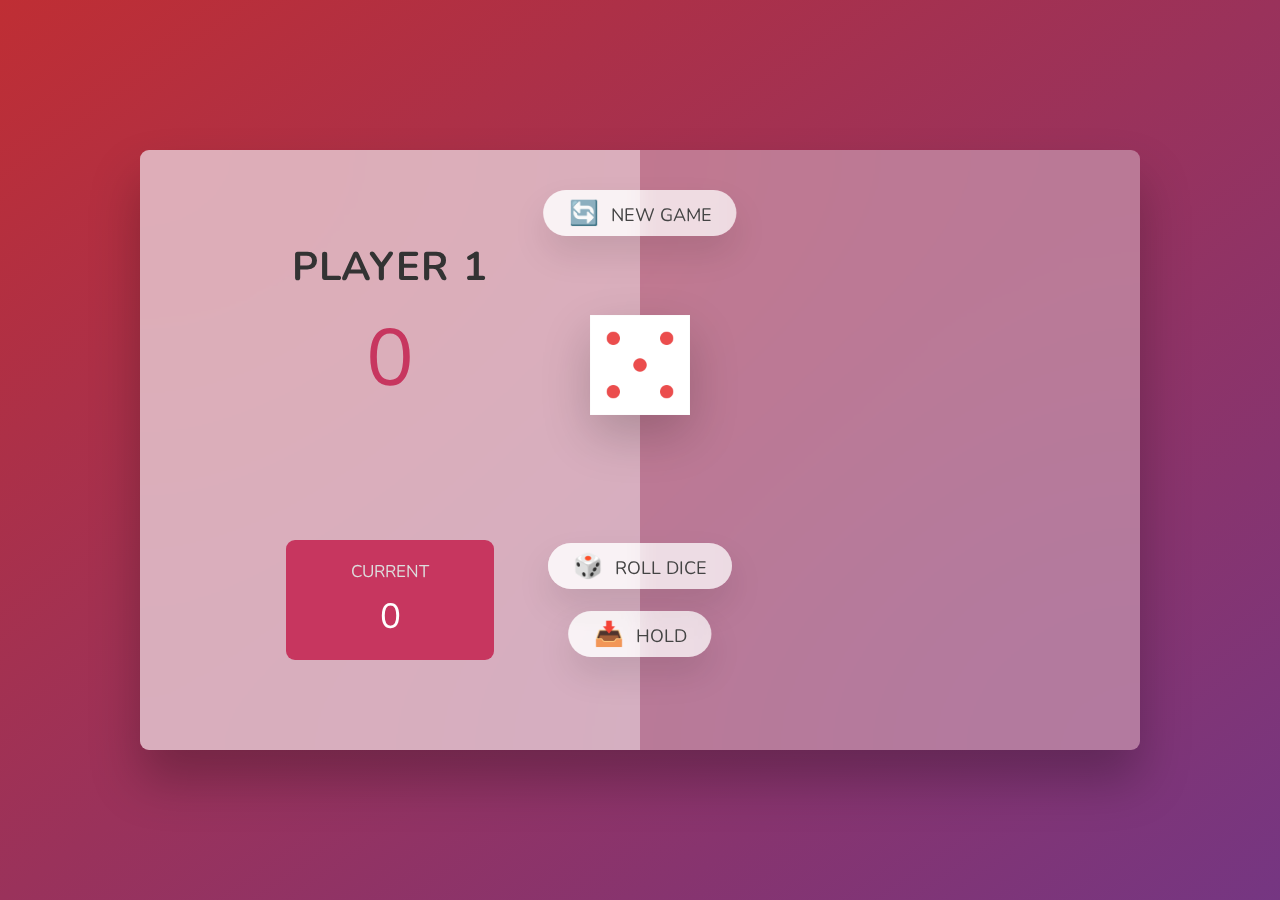
<file: Dice-Game/index.html>
<!DOCTYPE html>
<html lang="en">
<head>
    <meta charset="UTF-8">
    <meta http-equiv="X-UA-Compatible" content="IE=edge">
    <meta name="viewport" content="width=device-width, initial-scale=1.0">
    <title>Dice Game</title>
    <link rel="stylesheet" href="css/style.css">
</head>
<body>
    <main>
        <section class="player player--0 player--active">
            <h2 class="name" id="name--0">Player 1</h2>
            <p class="score" id="score--0">43</p>
            <div class="current">
                <p class="current-label">Current</p>
                <p class="current-score" id="current--0">0</p>
            </div>
        </section>
        <section class="player player--1">

        </section>

        <img src="img/dice-5.png" alt="Player dice" class="dice">
        <button class="btn btn--new">🔄 New game</button>
        <button class="btn btn--roll">🎲 Roll dice</button>
        <button class="btn btn--hold">📥 Hold</button>        
    </main>
    <script src="js/script.js"></script>
</body>
</html>
</file>
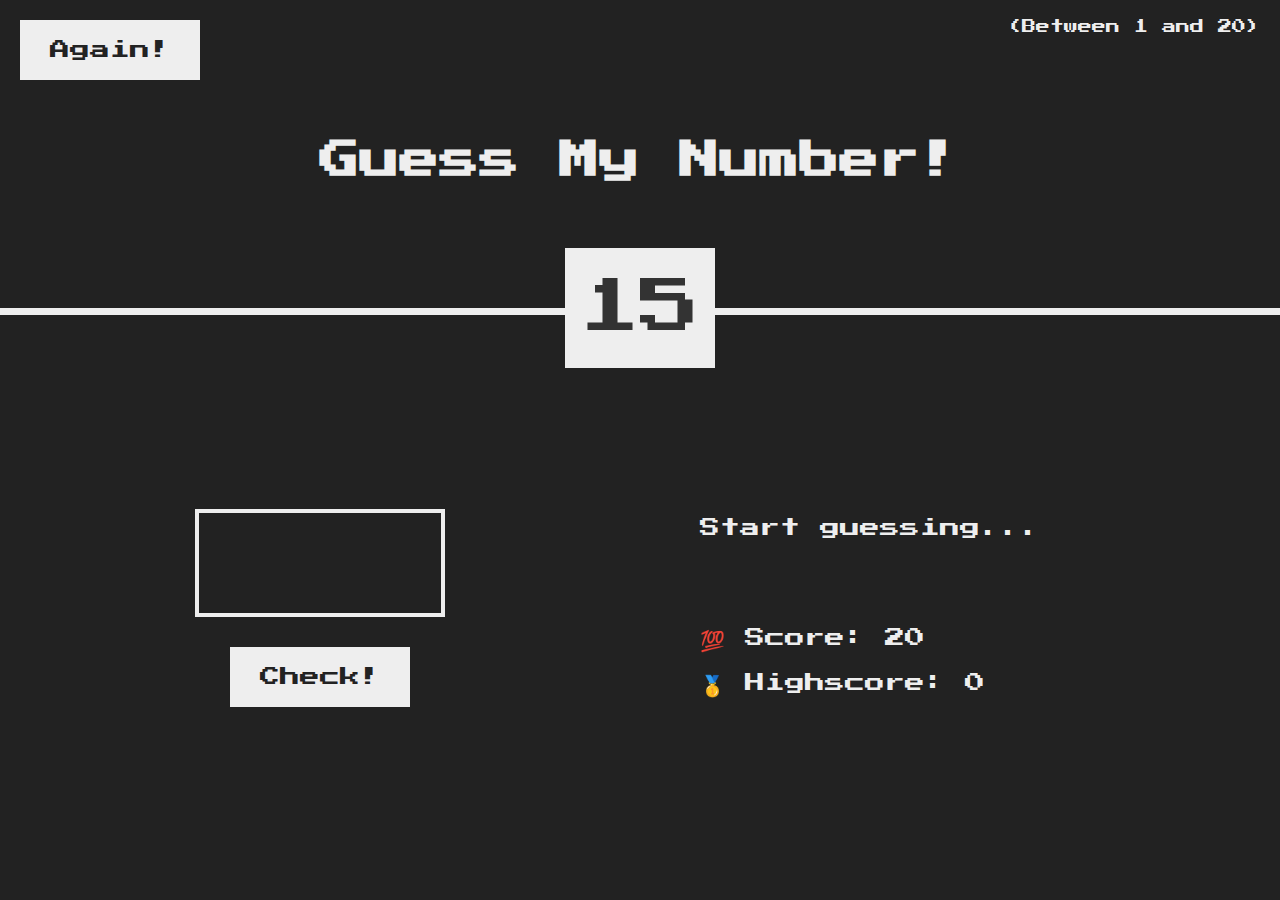
<file: GuessNumber/index.html>
<!DOCTYPE html>
<html lang="en">
<head>
    <meta charset="UTF-8">
    <meta http-equiv="X-UA-Compatible" content="IE=edge">
    <meta name="viewport" content="width=device-width, initial-scale=1.0">
    <title>Guess Number</title>
    <link rel="stylesheet" href="css/style.css">
</head>
<body>
    <header>
      <h1>Guess My Number!</h1>
      <p class="between">(Between 1 and 20)</p>
      <button class="btn again">Again!</button>
      <div class="number">?</div>
    </header>
    <main>
      <section class="left">
        <input type="number" class="guess" />
        <button class="btn check">Check!</button>
      </section>
      <section class="right">
        <p class="message">Start guessing...</p>
        <p class="label-score">💯 Score: <span class="score">20</span></p>
        <p class="label-highscore">
          🥇 Highscore: <span class="highscore">0</span>
        </p>
      </section>
    </main>

    <script src="js/app.js"></script>
</body>
</html>
</file>
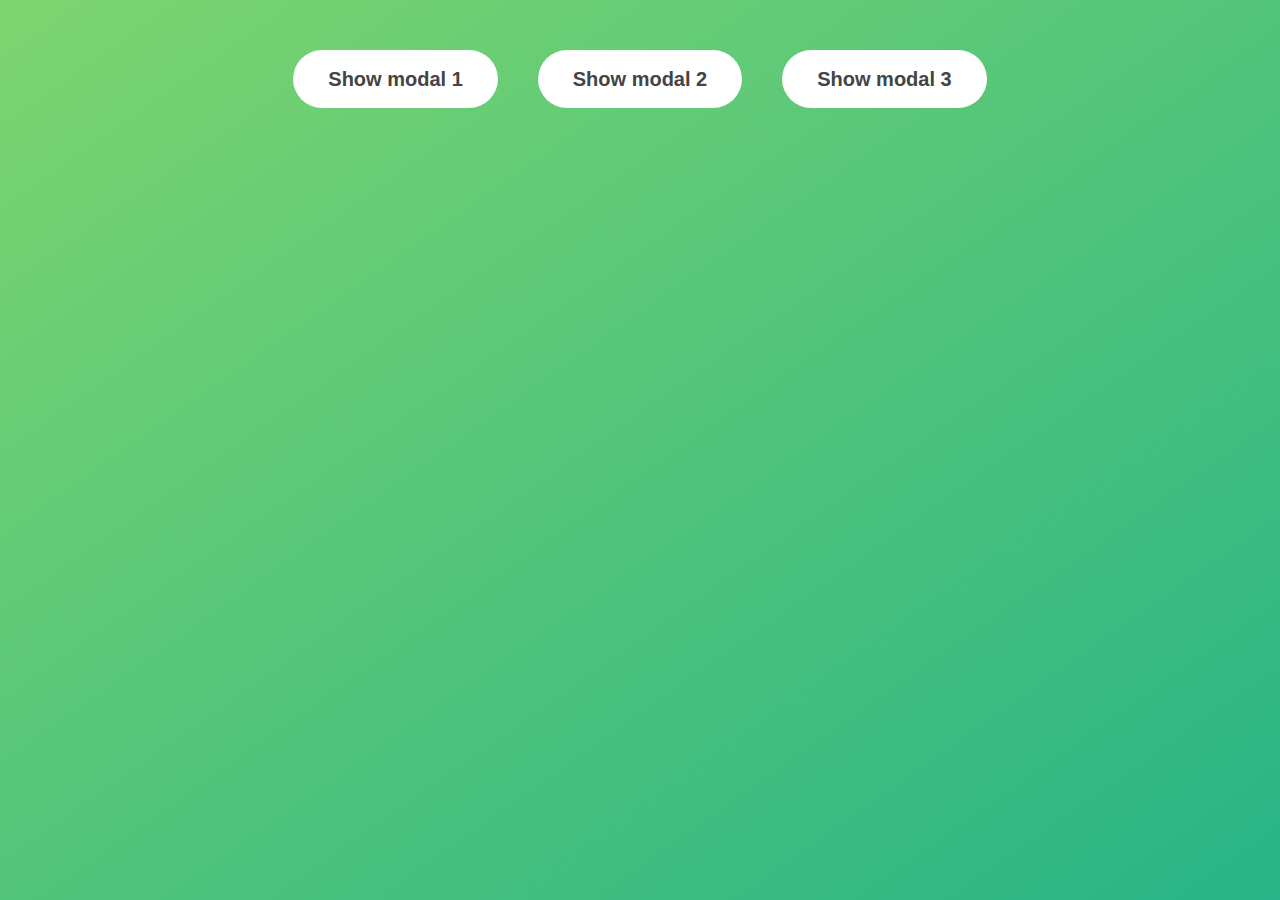
<file: Modal/index.html>
<!DOCTYPE html>
<html lang="en">
<head>
    <meta charset="UTF-8">
    <meta http-equiv="X-UA-Compatible" content="IE=edge">
    <meta name="viewport" content="width=device-width, initial-scale=1.0">
    <title>Modal Window</title>
    <link rel="stylesheet" href="css/style.css">
</head>
<body>
    <button class="show-modal">Show modal 1</button>
    <button class="show-modal">Show modal 2</button>
    <button class="show-modal">Show modal 3</button>
    
    <div class="modal hidden">
        <button class="close-modal">&times;</button>
        <h1>I'm a modal window 😍</h1>
        <p>
            Lorem ipsum dolor sit amet, consectetur adipisicing elit, sed do eiusmod
            tempor incididunt ut labore et dolore magna aliqua. Ut enim ad minim
            veniam, quis nostrud exercitation ullamco laboris nisi ut aliquip ex ea
            commodo consequat. Duis aute irure dolor in reprehenderit in voluptate
            velit esse cillum dolore eu fugiat nulla pariatur. Excepteur sint
            occaecat cupidatat non proident, sunt in culpa qui officia deserunt
            mollit anim id est laborum.
        </p>
    </div>

    <script src="js/script.js"></script>
</body>
</html>
</file>
<file: Dice-Game/css/style.css>
@import url('https://fonts.googleapis.com/css2?family=Nunito&display=swap');

* {
  margin: 0;
  padding: 0;
  box-sizing: inherit;
}

html {
    font-size: 62.5%;
    box-sizing: border-box;
}

body {
    font-family: 'Nunito', sans-serif;
    font-weight: 400;
    height: 100vh;
    color: #333;
    background-image: linear-gradient(to top left, #753682 0%, #bf2e34 100%);
    display: flex;
    align-items: center;
    justify-content: center;
}

/* LAYOUT */
main {
    position: relative;
    width: 100rem;
    height: 60rem;
    background-color: rgba(255, 255, 255, 0.35);
    backdrop-filter: blur(200px);
    filter: blur();
    box-shadow: 0 3rem 5rem rgba(0, 0, 0, 0.25);
    border-radius: 9px;
    overflow: hidden;
    display: flex;
}

.player {
    flex: 50%;
    padding: 9rem;
    display: flex;
    flex-direction: column;
    align-items: center;
    transition: all 0.75s;
}

/* ELEMENTS */
.name {
    position: relative;
    font-size: 4rem;
    text-transform: uppercase;
    letter-spacing: 1px;
    word-spacing: 2px;
    font-weight: 300;
    margin-bottom: 1rem;
}

.score {
    font-size: 8rem;
    font-weight: 300;
    color: #c7365f;
    margin-bottom: auto;
}

.player--active {
    background-color: rgba(255, 255, 255, 0.4);
}

.player--active .name {
    font-weight: 700;
}

.player--active .score {
    font-weight: 400;
}

.player--active .current {
    opacity: 1;
}
  
.current {
    background-color: #c7365f;
    opacity: 0.8;
    border-radius: 9px;
    color: #fff;
    width: 65%;
    padding: 2rem;
    text-align: center;
    transition: all 0.75s;
}

.current-label {
    text-transform: uppercase;
    margin-bottom: 1rem;
    font-size: 1.7rem;
    color: #ddd;
}

.current-score {
    font-size: 3.5rem;
}

/* ABSOLUTE POSITIONED ELEMENTS */
.btn {
    position: absolute;
    left: 50%;
    transform: translateX(-50%);
    color: #444;
    background: none;
    border: none;
    font-family: inherit;
    font-size: 1.8rem;
    text-transform: uppercase;
    cursor: pointer;
    font-weight: 400;
    transition: all 0.2s;
  
    background-color: white;
    background-color: rgba(255, 255, 255, 0.6);
    backdrop-filter: blur(10px);
  
    padding: 0.7rem 2.5rem;
    border-radius: 50rem;
    box-shadow: 0 1.75rem 3.5rem rgba(0, 0, 0, 0.1);
}

.btn::first-letter {
    font-size: 2.4rem;
    display: inline-block;
    margin-right: 0.7rem;
}
  
.btn--new {
    top: 4rem;
}

.btn--roll {
    top: 39.3rem;
}

.btn--hold {
    top: 46.1rem;
}

.btn:active {
    transform: translate(-50%, 3px);
    box-shadow: 0 1rem 2rem rgba(0, 0, 0, 0.15);
}
  
.btn:focus {
    outline: none;
}
  
.dice {
    position: absolute;
    left: 50%;
    top: 16.5rem;
    transform: translateX(-50%);
    height: 10rem;
    box-shadow: 0 2rem 5rem rgba(0, 0, 0, 0.2);
}
  
.player--winner {
    background-color: #2f2f2f;
}
  
.player--winner .name {
    font-weight: 700;
    color: #c7365f;
}
</file>
<file: GuessNumber/css/style.css>
@import url('https://fonts.googleapis.com/css?family=Press+Start+2P&display=swap');

* {
    margin: 0;
    padding: 0;
    box-sizing: inherit;
}

html {
    font-size: 62.5%;
    box-sizing: border-box;
}

body {
    font-family: 'Press Start 2P', sans-serif;
    color: #eee;
    background-color: #222;
    /* background-color: #60b347; */
}

/* LAYOUT */
header {
    position: relative;
    height: 35vh;
    border-bottom: 7px solid #eee;
}

main {
    height: 65vh;
    color: #eee;
    display: flex;
    align-items: center;
    justify-content: space-around;
}

.left {
    width: 52rem;
    display: flex;
    flex-direction: column;
    align-items: center;
}
  
.right {
    width: 52rem;
    font-size: 2rem;
}

/* ELEMENTS STYLE */
h1 {
    font-size: 4rem;
    text-align: center;
    position: absolute;
    width: 100%;
    top: 52%;
    left: 50%;
    transform: translate(-50%, -50%);
}

.number {
    background: #eee;
    color: #333;
    font-size: 6rem;
    width: 15rem;
    padding: 3rem 0rem;
    text-align: center;
    position: absolute;
    bottom: 0;
    left: 50%;
    transform: translate(-50%, 50%);
}

.between {
    font-size: 1.4rem;
    position: absolute;
    top: 2rem;
    right: 2rem;
}
  
.again {
    position: absolute;
    top: 2rem;
    left: 2rem;
}

.guess {
    background: none;
    border: 4px solid #eee;
    font-family: inherit;
    color: inherit;
    font-size: 5rem;
    padding: 2.5rem;
    width: 25rem;
    text-align: center;
    display: block;
    margin-bottom: 3rem;
}

.btn {
    border: none;
    background-color: #eee;
    color: #222;
    font-size: 2rem;
    font-family: inherit;
    padding: 2rem 3rem;
    cursor: pointer;
}
  
.btn:hover {
    background-color: #ccc;
}

.message {
    margin-bottom: 8rem;
    height: 3rem;
}
  
.label-score {
    margin-bottom: 2rem;
}
</file>
<file: Modal/css/style.css>
* {
    margin: 0;
    padding: 0;
    box-sizing: inherit;
}


html {
    font-size: 62.5%;
    box-sizing: border-box;
}

body {
    font-family: sans-serif;
    color: #333;
    line-height: 1.5;
    height: 100vh;
    position: relative;
    display: flex;
    align-items: flex-start;
    justify-content: center;
    background: linear-gradient(to top left, #28b487, #7dd56f);
}

.show-modal {
    font-size: 2rem;
    font-weight: 600;
    padding: 1.75rem 3.5rem;
    margin: 5rem 2rem;
    border: none;
    background-color: #fff;
    color: #444;
    border-radius: 10rem;
    cursor: pointer;
}

.close-modal {
    position: absolute;
    top: 1.2rem;
    right: 2rem;
    font-size: 5rem;
    color: #333;
    cursor: pointer;
    border: none;
    background: none;
}

h1 {
    font-size: 2.5rem;
    margin-bottom: 2rem;
}
  
p {
    font-size: 1.8rem;
}

/* -------------------------- */
/* CLASSES TO MAKE MODAL WORK */
.hidden {
    display: none;
}

.modal {
    position: absolute;
    top: 50%;
    left: 50%;
    transform: translate(-50%, -50%);
    width: 70%;
  
    background-color: white;
    padding: 6rem;
    border-radius: 5px;
    box-shadow: 0 3rem 5rem rgba(0, 0, 0, 0.3);
    z-index: 10;
}

.overlay {
    position: absolute;
    top: 0;
    left: 0;
    width: 100%;
    height: 100%;
    background-color: rgba(0, 0, 0, 0.6);
    backdrop-filter: blur(3px);
    z-index: 5;
  }
</file>
